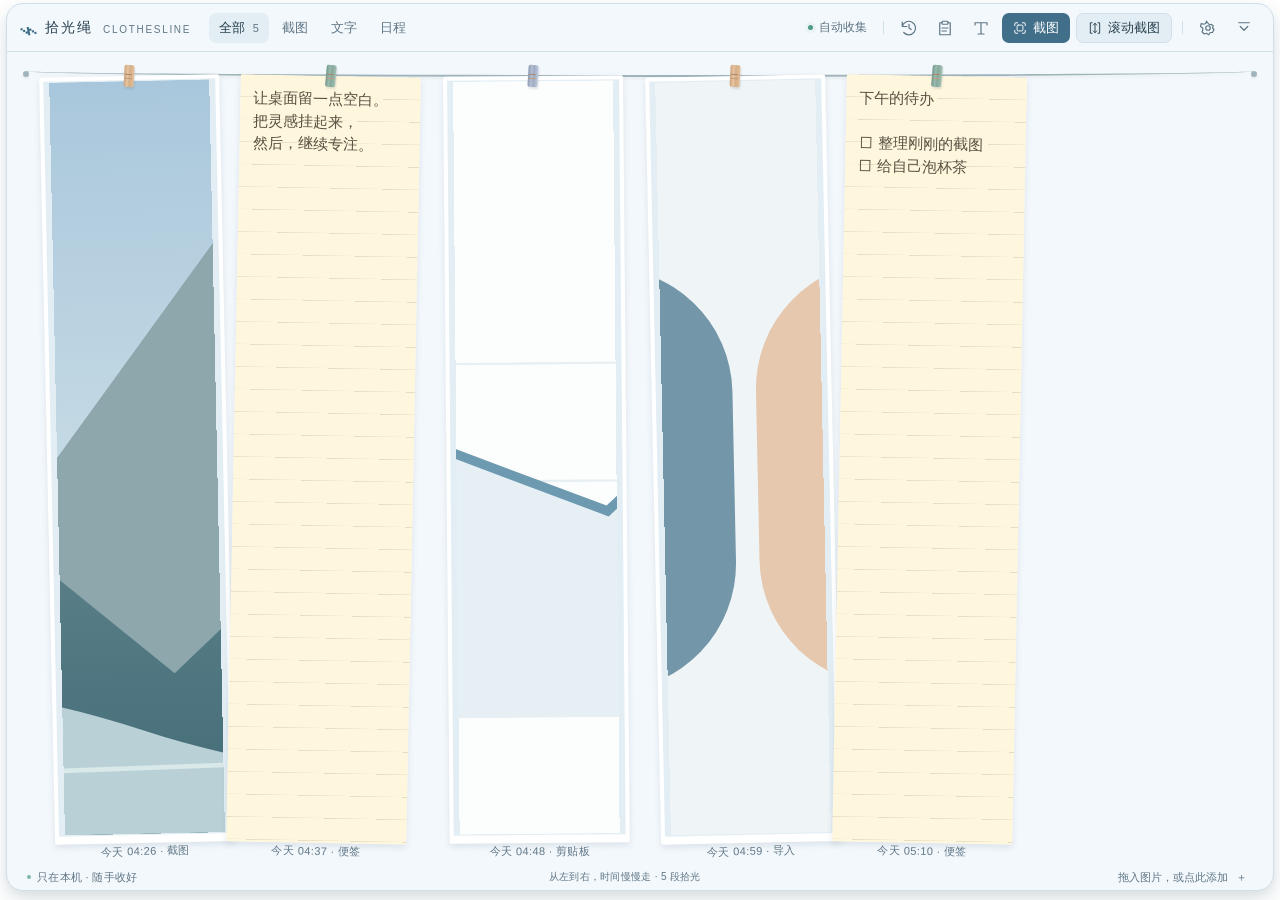
<file: frontend/index.html>
<!doctype html>
<html lang="zh-CN"><head><meta charset="UTF-8"><meta name="viewport" content="width=device-width,initial-scale=1"><meta name="color-scheme" content="light"><title>拾光绳 · 随手挂起一点灵感</title><link rel="stylesheet" href="style.css"><link rel="stylesheet" href="appearance.css"></head>
<body>
<main id="shelf" class="shelf" aria-label="拾光绳">
  <header class="toolbar">
    <div class="brand drag"><span class="brand-mark" aria-hidden="true">⌁</span><strong>拾光绳</strong><span class="brand-en">CLOTHESLINE</span></div>
    <nav class="filters" aria-label="筛选卡片"><button data-filter="all" class="selected">全部 <span id="count">0</span></button><button data-filter="image">截图</button><button data-filter="text">文字</button><button data-action="schedule" title="日程" aria-label="日程">日程</button></nav>
    <div class="toolbar-spacer drag"></div>
    <button id="auto" class="auto" title="切换自动收集剪贴板图片" aria-pressed="true"><i></i><span>自动收集</span></button>
    <span class="divider"></span>
    <button class="icon-button" data-action="history" title="历史记录" aria-label="历史记录"><svg><use href="#i-history"/></svg></button>
    <button class="icon-button" data-action="paste" title="挂上剪贴板内容（⌘/Ctrl+V）" aria-label="粘贴"><svg><use href="#i-paste"/></svg></button>
    <button class="icon-button" data-action="compose" title="新建文字（⌘/Ctrl+N）" aria-label="新建文字"><svg><use href="#i-text"/></svg></button>
    <button class="capture" data-action="capture"><svg><use href="#i-capture"/></svg>截图</button>
    <button class="capture scroll-capture-button" data-action="scrollcapture"><svg><use href="#i-scrollcapture"/></svg>滚动截图</button>
    <span class="divider"></span>
    <button class="icon-button" data-action="settings" title="偏好设置" aria-label="偏好设置"><svg><use href="#i-settings"/></svg></button>
    <button class="icon-button" data-action="collapse" title="收进小篮子（Esc）" aria-label="收起"><svg><use href="#i-collapse"/></svg></button>
  </header>
  <section class="line-stage" aria-label="按时间排列的卡片">
    <div class="rope" aria-hidden="true"><span class="knot left"></span><span class="knot right"></span></div>
    <div id="cards" class="cards" role="list"></div>
    <div id="empty" class="empty" hidden><svg><use href="#i-basket"/></svg><div><strong>把刚刚的灵感，挂在这里</strong><span>截个图 · 拖入图片 · 或写一张小纸条</span></div><button data-action="import">挂第一张图片 <span>↗</span></button></div>
  </section>
  <footer><span class="local-dot"></span><span>只在本机 · 随手收好</span><span id="timeline" class="timeline">从左到右，时间慢慢走</span><button data-action="import">拖入图片，或点此添加 <span>＋</span></button></footer>
</main>
<button id="basket" class="basket" hidden title="点击展开拾光绳，按住拖动可移动" aria-label="展开拾光绳"><img class="basket-mark" src="appicon.svg" alt="" draggable="false"><span id="basket-count">0</span><span class="basket-grip" aria-hidden="true"></span></button>
<section id="scroll-selection" hidden aria-label="选择滚动截图区域">
  <img id="scroll-selection-image" alt="当前屏幕，拖动选择需要拼接的内容区域" draggable="false">
  <div id="scroll-region-box" hidden></div>
  <div class="selection-help">拖动框选滚动内容，松开鼠标后即可回原页面滚动。<span>Esc 取消</span></div>
  <div class="selection-actions"><span id="scroll-region-size">先选择一个区域</span><button id="scroll-region-cancel" class="secondary-button">取消</button><button id="scroll-region-confirm" class="primary-button" disabled>开始采集</button></div>
</section>
<section id="scroll-controls" class="scroll-controls" hidden aria-label="滚动截图控制台">
  <header class="drag"><strong>滚动截图</strong><button id="scroll-cancel" class="icon-button" aria-label="取消滚动截图"><svg><use href="#i-close"/></svg></button></header>
  <p id="scroll-instruction" class="scroll-instruction" aria-live="polite">直接在目标页面向下滚动，会自动采集并拼接。</p>
  <div id="scroll-progress" role="status">已拼接 1 段</div>
  <label class="scroll-overlap">手动补采的重叠<select id="scroll-overlap" aria-label="滚动截图重叠区域"><option value="-1">自动识别</option><option value="0">手动 · 无重叠</option><option value="10">手动 · 10%</option><option value="20">手动 · 20%</option><option value="30">手动 · 30%</option><option value="40">手动 · 40%</option><option value="50">手动 · 50%</option><option value="60">手动 · 60%</option><option value="70">手动 · 70%</option><option value="80">手动 · 80%</option></select></label>
  <div class="scroll-actions"><button id="scroll-next" class="secondary-button">手动补采</button><button id="scroll-finish" class="primary-button">完成并挂上</button></div>
</section>
<dialog id="panel"><div class="panel-shell"><header class="panel-header drag"><div><span class="eyebrow">CLOTHESLINE</span><h1 id="panel-title">写一张小纸条</h1></div><button id="panel-close" class="icon-button" aria-label="关闭"><svg><use href="#i-close"/></svg></button></header><div id="panel-content"></div></div></dialog>
<div id="toast" role="status" aria-live="polite" hidden></div>
<div id="drop-hint" hidden>松开，把图片挂上来 <span>支持 PNG · JPG · GIF · WebP</span></div>
<input id="file-input" type="file" accept="image/png,image/jpeg,image/gif,image/webp" multiple hidden>
<svg class="icon-defs" xmlns="http://www.w3.org/2000/svg"><defs>
<symbol id="i-capture" viewBox="0 0 24 24"><path d="M8 3H5a2 2 0 0 0-2 2v3m13-5h3a2 2 0 0 1 2 2v3M3 16v3a2 2 0 0 0 2 2h3m8 0h3a2 2 0 0 0 2-2v-3"/><rect x="7" y="7" width="10" height="10" rx="2"/></symbol>
<symbol id="i-text" viewBox="0 0 24 24"><path d="M4 5h16M12 5v15M8 20h8M4 5v3m16-3v3"/></symbol>
<symbol id="i-paste" viewBox="0 0 24 24"><rect x="8" y="3" width="8" height="4" rx="1"/><path d="M8 5H5v16h14V5h-3M8 12h8m-8 4h6"/></symbol>
<symbol id="i-settings" viewBox="0 0 24 24"><path d="m10 3-1 3-3 1-3-1-1 4 3 2v3l-1 2 3 3 3-1 3 2 2-3h3l2-4-2-2 1-3-3-2-2 1Z"/><circle cx="12" cy="12" r="3"/></symbol>
<symbol id="i-collapse" viewBox="0 0 24 24"><path d="m7 10 5 5 5-5M5 5h14"/></symbol>
<symbol id="i-close" viewBox="0 0 24 24"><path d="m6 6 12 12M6 18 18 6"/></symbol>
<symbol id="i-copy" viewBox="0 0 24 24"><rect x="8" y="8" width="12" height="13" rx="2"/><path d="M16 8V3H3v13h5"/></symbol>
<symbol id="i-download" viewBox="0 0 24 24"><path d="M12 3v12m-5-5 5 5 5-5M4 16v5h16v-5"/></symbol>
<symbol id="i-trash" viewBox="0 0 24 24"><path d="M3 6h18M9 6V3h6v3M6 6l1 15h10l1-15M10 10v7m4-7v7"/></symbol>
<symbol id="i-basket" viewBox="0 0 40 40"><path d="m8 18 4 16h16l4-16M6 18h28M13 18l7-12 7 12M14 23l1 7m5-7v7m6-7-1 7"/></symbol>
<symbol id="i-history" viewBox="0 0 24 24"><path d="M3 10a9 9 0 1 1 2 8M3 4v6h6M12 7v5l3 2"/></symbol>
<symbol id="i-scrollcapture" viewBox="0 0 24 24"><path d="M7 3H4v18h3m10-18h3v18h-3M12 4v16m-3-3 3 3 3-3m-6-10 3-3 3 3"/></symbol>
</defs></svg><script src="schedule_dates.js"></script><script src="idle.js"></script><script src="quit.js"></script><script src="app.js"></script></body></html>
</file>
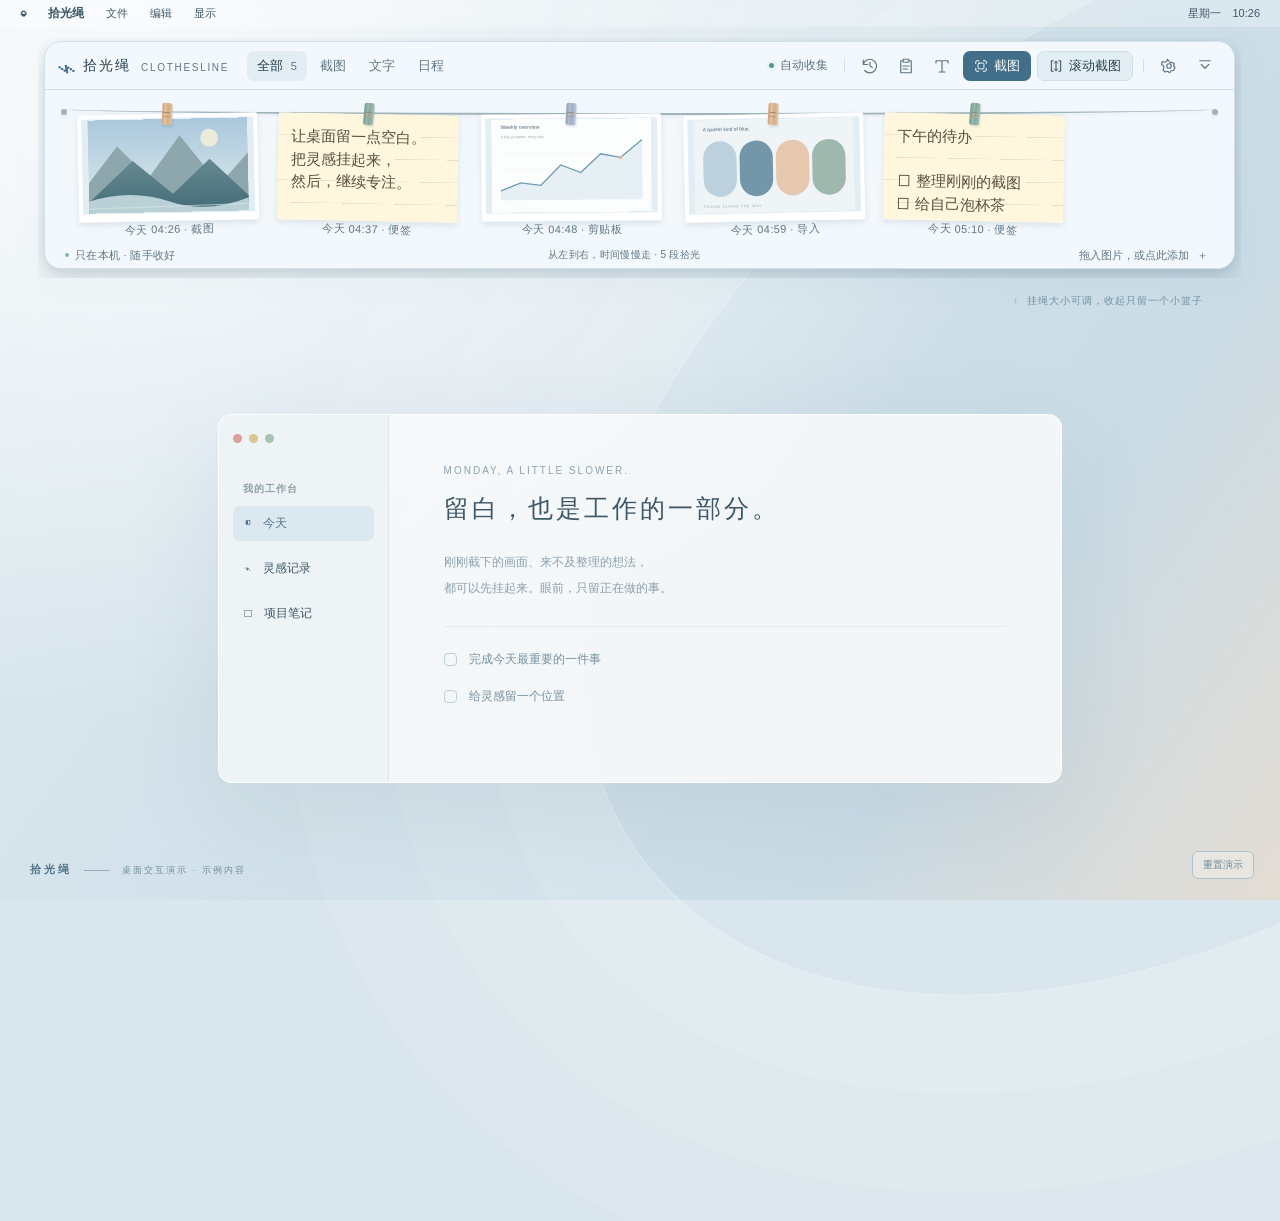
<file: frontend/preview.html>
<!doctype html><html lang="zh-CN"><meta charset="UTF-8"><meta name="viewport" content="width=device-width,initial-scale=1"><title>拾光绳 · 桌面交互演示</title><style>
*{box-sizing:border-box}body{margin:0;height:100vh;overflow:hidden;background:#dae6ed;font-family:-apple-system,BlinkMacSystemFont,"Segoe UI","PingFang SC",sans-serif;color:#3e5868}.wallpaper{position:absolute;inset:0;background:radial-gradient(ellipse at 10% 10%,#fafcfd 0,transparent 55%),linear-gradient(125deg,#deeaf0,#cadce6 75%,#e3dcd3)}.wallpaper:after{content:"";position:absolute;width:110vw;height:70vw;border-radius:50%;border:1px solid #f5fbfd77;right:-50vw;top:0;transform:rotate(-35deg);box-shadow:0 0 0 100px #ffffff11,0 0 0 200px #ffffff11,0 0 0 300px #ffffff11}.menubar{height:27px;position:absolute;inset:0 0 auto;background:#ffffff44;display:flex;align-items:center;gap:22px;padding:0 20px;font-size:11px}.menubar b{font-size:12px}.menubar time{margin-left:auto}.workspace{position:absolute;top:46%;left:17%;width:66%;height:41%;background:#f9fbfbd6;border:1px solid #ffffffc9;border-radius:14px;box-shadow:0 28px 100px #3e5d6e17;display:flex;overflow:hidden}.sidebar{width:170px;background:#edf3f5bc;border-right:1px solid #dce6eb;padding:19px 14px}.lights{display:flex;gap:7px;margin-bottom:35px}.lights i{width:9px;height:9px;border-radius:50%;background:#dba099}.lights i:nth-child(2){background:#dac692}.lights i:nth-child(3){background:#a3c4ae}.sidebar strong{font-size:10px;color:#8dA0aa;padding:0 10px;letter-spacing:1px}.sidebar p{font-size:12px;padding:9px 12px;margin:10px 0}.sidebar .active{background:#dce8ef;border-radius:7px;color:#4d7289}.document{flex:1;padding:45px 55px}.document .date{font-size:10px;color:#8eA3af;letter-spacing:2px}.document h1{font-size:25px;font-weight:500;letter-spacing:3px;margin:14px 0 24px}.document p{font-size:12px;color:#8bA0ad;line-height:2.2}.rule{height:1px;background:#e3ebef;margin:24px 0}.task{font-size:12px;color:#76909f;margin:20px 0}.task span{display:inline-block;border:1px solid #bdd0db;border-radius:4px;width:13px;height:13px;vertical-align:middle;margin-right:12px}.demo-label{position:absolute;bottom:23px;left:30px;font-size:9px;letter-spacing:2px;color:#6e8d9f}.demo-label b{font-size:11px;color:#52758b;letter-spacing:3px;margin-right:12px}.demo-label span{display:inline-block;width:26px;height:1px;background:#96b0c0;vertical-align:middle;margin-right:12px}.demo-reset{position:absolute;right:26px;bottom:21px;border:1px solid #acc2cf;border-radius:6px;background:#ffffff44;padding:6px 10px;font-size:10px;color:#67899e;cursor:pointer}iframe{position:absolute;top:38px;left:3%;width:94%;height:max(240px,20vh);border:0;filter:drop-shadow(0 7px 16px #48677a0c)}iframe.panel{top:50%;left:50%;width:min(900px,95vw);height:min(560px,90vh);transform:translate(-50%,-50%);z-index:4}iframe.basket{top:auto;left:auto;bottom:65px;right:18px;width:80px;height:80px}.note{position:absolute;top:max(284px,calc(20vh + 56px));right:6%;font-size:10px;color:#7392a4;letter-spacing:1px}.note:before{content:"↑";margin-right:8px;color:#8fAcbd}@media(max-width:850px){.workspace{left:8%;width:84%}.sidebar{width:125px}.document{padding:35px 25px}.menubar{gap:10px}.note{display:none}}
</style><div class="wallpaper"></div><div class="menubar"><b>◒</b><b>拾光绳</b><span>文件</span><span>编辑</span><span>显示</span><time>星期一　10:26</time></div><div class="workspace"><aside class="sidebar"><div class="lights"><i></i><i></i><i></i></div><strong>我的工作台</strong><p class="active">◧　今天</p><p>⌁　灵感记录</p><p>□　项目笔记</p></aside><article class="document"><span class="date">MONDAY, A LITTLE SLOWER.</span><h1>留白，也是工作的一部分。</h1><p>刚刚截下的画面、来不及整理的想法，<br>都可以先挂起来。眼前，只留正在做的事。</p><div class="rule"></div><div class="task"><span></span>完成今天最重要的一件事</div><div class="task"><span></span>给灵感留一个位置</div></article></div><p class="note">挂绳大小可调，收起只留一个小篮子</p><iframe src="index.html?demo=1" title="拾光绳交互演示"></iframe><div class="demo-label"><b>拾光绳</b><span></span>桌面交互演示 · 示例内容</div><button class="demo-reset">重置演示</button><script>const frame=document.querySelector('iframe');window.addEventListener('message',e=>{if(e.origin!==location.origin||e.source!==frame.contentWindow)return;if(e.data.clothesline==='panel'){frame.classList.toggle('panel',e.data.open)}if(e.data.clothesline==='mode'){frame.classList.toggle('basket',e.data.mode==='basket')}});document.querySelector('.demo-reset').onclick=()=>{localStorage.removeItem('clothesline-demo');frame.className='';frame.src='index.html?demo=1'}</script></html>
</file>
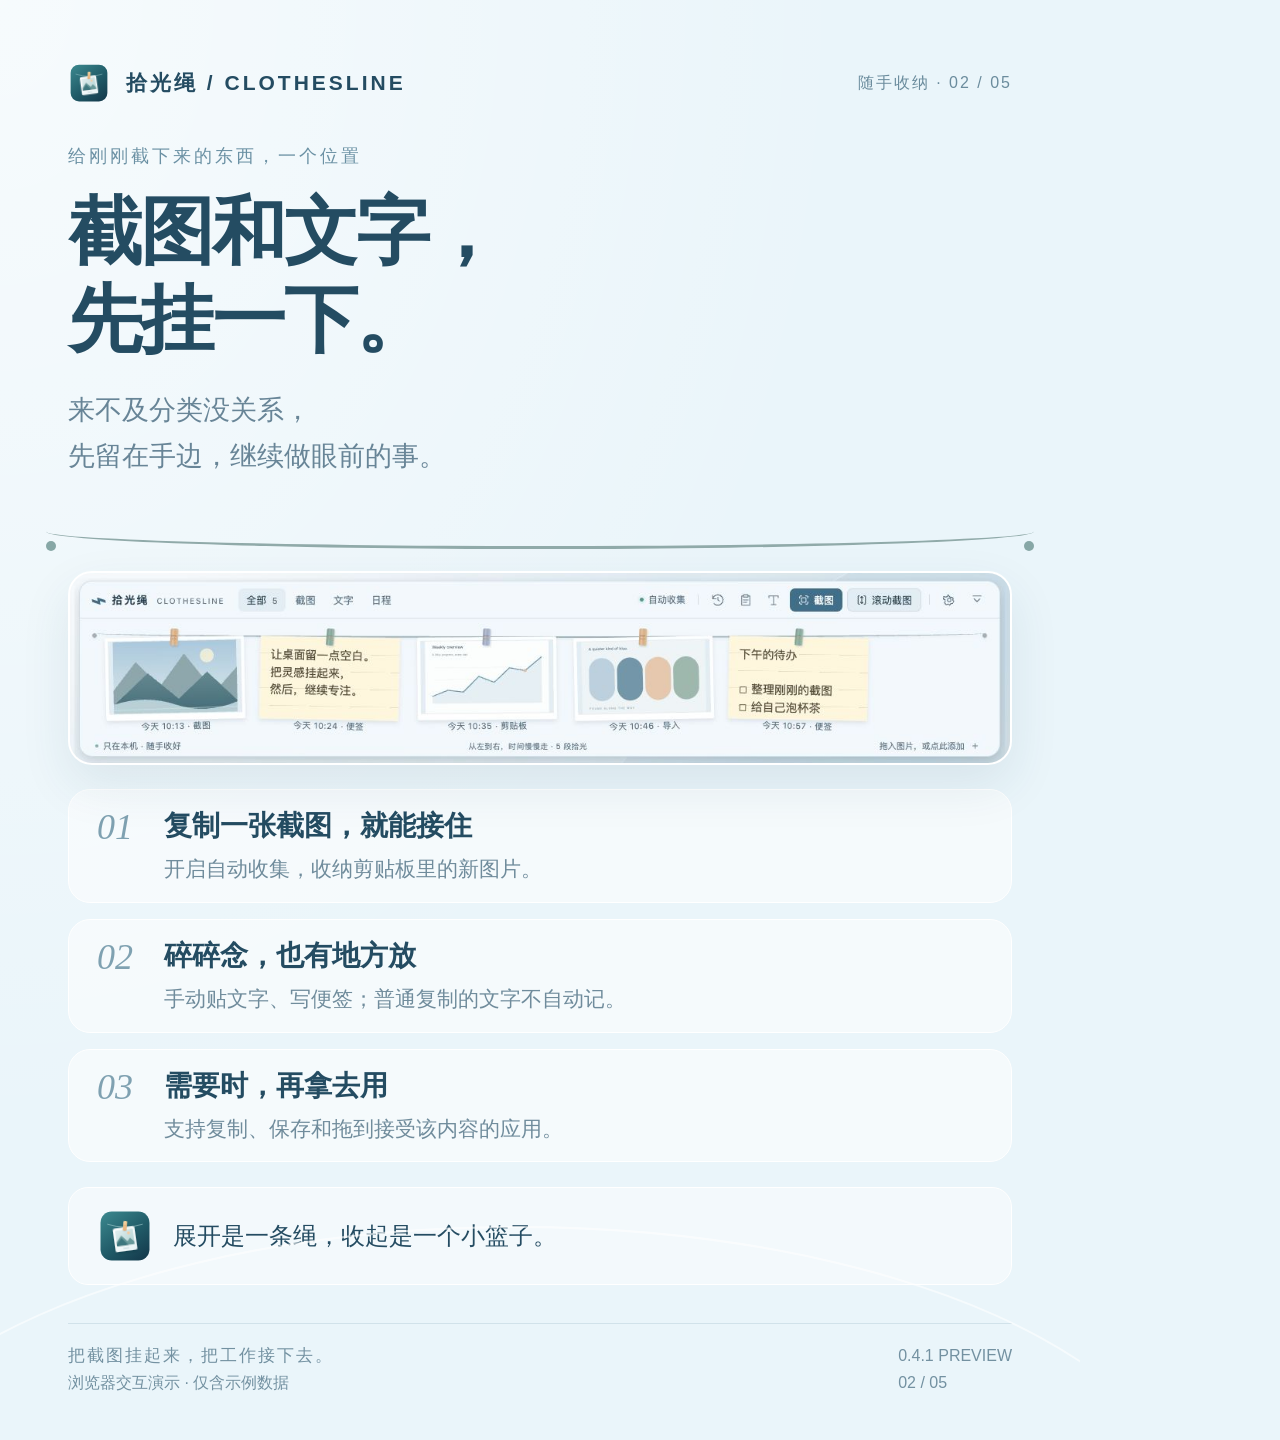
<file: docs/promotion/xiaohongshu/posters.html>
<!doctype html><html lang="zh-CN"><meta charset="utf-8"><meta name="viewport" content="width=device-width,initial-scale=1"><title>拾光绳 · 小红书宣传图</title><style>
*{box-sizing:border-box}html,body{margin:0;width:1080px;height:1440px;overflow:hidden}body{font-family:-apple-system,BlinkMacSystemFont,'PingFang SC','Microsoft YaHei',sans-serif;color:#244c62;background:#eaf5fa}main{width:1080px;height:1440px;padding:62px 68px 46px;position:relative;overflow:hidden;background:radial-gradient(ellipse at 0 0,#fff9 0,transparent 56%),#eaf5fa}main:after{content:'';position:absolute;width:1350px;height:600px;bottom:-390px;left:-160px;border:2px solid #fff9;border-radius:50%;pointer-events:none}.brand{display:flex;align-items:center;gap:16px;font-size:21px;font-weight:650;letter-spacing:3px}.brand img{width:42px;height:42px}.brand span{margin-left:auto;font-size:16px;letter-spacing:2px;font-weight:450;color:#6b8c9d}.kicker{font-size:18px;letter-spacing:3px;color:#6b91a4;margin-top:65px}h1{font-size:74px;letter-spacing:-2px;line-height:1.19;margin:20px 0 24px;font-weight:720}h1 small{font-size:60px}.lead{font-size:27px;color:#688597;line-height:1.7;margin:0 0 34px}.shot{width:100%;position:relative;overflow:hidden;border:2px solid #fff;border-radius:24px;box-shadow:0 20px 50px #244d6318;background:#f9fcfd}.shot img{display:block;width:100%}.shot.shelf{aspect-ratio:1216/250}.shot.shelf img{position:absolute;max-width:none;width:105.263%;left:-2.632%;top:-12.8%}.shot.panel{aspect-ratio:900/550}.shot.panel img{position:absolute;max-width:none;width:142.222%;left:-21.111%;top:-14.545%}.shot.history{aspect-ratio:900/380}.shot.history img{position:absolute;max-width:none;width:142.222%;left:-21.111%;top:-21.052%}.tag{display:inline-block;background:#fff8;border:1px solid #fff;padding:9px 17px;border-radius:99px;font-size:18px;color:#52798e}.rope{height:35px;margin:15px -22px 22px;position:relative;border-bottom:3px solid #90aaa9;border-radius:0 0 50% 50%}.rope:before,.rope:after{content:'';position:absolute;bottom:-5px;height:10px;width:10px;border-radius:50%;background:#87a7a6}.rope:before{left:0}.rope:after{right:0}.points{display:flex;flex-direction:column;gap:23px;margin-top:38px}.point{display:flex;gap:24px;align-items:flex-start;background:#fff8;border:1px solid #fff;border-radius:22px;padding:24px 28px}.num{font:italic 36px Georgia,serif;color:#7fa1b1;min-width:43px}.point strong{display:block;font-size:28px;font-weight:650;line-height:1.4}.point p{margin:7px 0 0;font-size:21px;line-height:1.6;color:#708c9c}.footer{position:absolute;bottom:44px;left:68px;right:68px;display:flex;align-items:flex-end;justify-content:space-between;font-size:16px;color:#7391a1;line-height:1.65;border-top:1px solid #b9d0dc80;padding-top:18px}.footer b{font-size:17px;letter-spacing:2px;font-weight:500}.section-label{font-size:21px;display:flex;align-items:center;justify-content:space-between;margin:27px 0 15px}.section-label em{font-style:normal;font-size:16px;color:#809aa8}.dual h1{font-size:66px}.dual .lead{margin-bottom:24px}.dual .shot.panel{aspect-ratio:900/360}.dual .shot.panel img{top:-22.222%}.dual .shot.history{aspect-ratio:900/290}.dual .shot.history img{top:-27.586%}.note{font-size:19px;color:#6a899b;margin:20px 0 0;line-height:1.7}.theme-swatches{display:flex;gap:16px;margin:35px 0 26px}.swatch{flex:1;border-radius:18px;padding:20px 14px;font-size:19px;text-align:center;background:var(--bg);color:var(--ink);border:1px solid #fff}.theme .shot.panel{aspect-ratio:900/430}.theme .shot.panel img{top:-18.605%}.capsule{display:flex;justify-content:space-between;padding:28px;background:#fff9;border:1px solid #fff;border-radius:20px;margin-top:22px;font-size:25px}.capsule span:last-child{color:#7391a1;font-size:22px}.cta h1{font-size:76px;margin-bottom:34px}.cta .lead{max-width:820px}.repo-card{background:#fff9;border:2px solid white;border-radius:30px;padding:42px;margin-top:40px;box-shadow:0 20px 60px #244d6310}.repo-card .account{font-size:20px;letter-spacing:3px;color:#7894a3}.repo-card .repo{font-size:54px;letter-spacing:-1px;margin:18px 0;color:#2c607a;font-weight:650}.repo-card .url{font-size:20px;color:#698799;margin-top:25px;border-top:1px solid #c9dbe4;padding-top:25px}.langs{display:flex;justify-content:space-between;font-size:20px;margin-top:35px}.instructions{margin:34px 0 0;display:grid;gap:22px}.instructions div{display:flex;gap:24px;font-size:26px;align-items:center}.instructions i{font:italic 33px Georgia,serif;color:#7ca2b4}.endline{font-size:31px;line-height:1.7;margin-top:44px}.endline strong{color:#326d87}.basket-strip{display:flex;align-items:center;gap:20px;background:#fff6;border:1px solid #fff;border-radius:20px;padding:22px 28px;margin-top:25px;font-size:24px}.basket-strip img{width:56px;height:56px}.fine{font-size:17px;color:#7c98a7;line-height:1.6;margin-top:18px}

main:not(.dual):not(.theme):not(.cta) .kicker{margin-top:40px}main:not(.dual):not(.theme):not(.cta) .point{padding:16px 28px}main:not(.dual):not(.theme):not(.cta) .points{gap:16px;margin-top:24px}.dual .shot.panel{aspect-ratio:900/330}.dual .shot.panel img{top:-24.242%}.dual .shot.history{aspect-ratio:900/250}.dual .shot.history img{top:-32%}.theme .shot.panel{aspect-ratio:900/390}.theme .shot.panel img{top:-20.513%}.theme .capsule{padding:22px 28px}.cta .kicker{margin-top:40px}.cta h1{font-size:68px;line-height:1.14}.cta .lead{font-size:24px;line-height:1.5}.cta .repo-card{margin-top:28px;padding:30px}.cta .repo-card .repo{font-size:48px;margin:14px 0}.cta .langs{margin-top:24px}.cta .repo-card .url{margin-top:18px;padding-top:18px}.cta .instructions{gap:14px;margin-top:28px}.cta .instructions div{font-size:23px}.cta .endline{font-size:27px;margin-top:26px;line-height:1.5}.cta .fine{font-size:16px;line-height:1.5;margin-top:16px}
main:not(.dual):not(.theme):not(.cta) .basket-strip{padding:20px 28px}</style><main id="poster"></main><script>
const media='../../media/',icon='../../../frontend/appicon.svg';
const posterHeader=(n,kind)=>`<div class="brand"><img src="${icon}" alt="拾光绳"><b>拾光绳 / CLOTHESLINE</b><span>${kind} · ${n} / 05</span></div>`;
const foot=(n)=>`<div class="footer"><div><b>把截图挂起来，把工作接下去。</b><br>浏览器交互演示 · 仅含示例数据</div><div>0.4.1 PREVIEW<br>${n} / 05</div></div>`;
const pic=(name,style)=>`<div class="shot ${style}"><img src="${media+name}.jpg" alt="拾光绳${name}演示截图"></div>`;
const scenes={
2:posterHeader('02','随手收纳')+`<p class="kicker">给刚刚截下来的东西，一个位置</p><h1>截图和文字，<br>先挂一下。</h1><p class="lead">来不及分类没关系，<br>先留在手边，继续做眼前的事。</p><div class="rope"></div>`+pic('overview','shelf')+`<div class="points"><div class="point"><span class="num">01</span><div><strong>复制一张截图，就能接住</strong><p>开启自动收集，收纳剪贴板里的新图片。</p></div></div><div class="point"><span class="num">02</span><div><strong>碎碎念，也有地方放</strong><p>手动贴文字、写便签；普通复制的文字不自动记。</p></div></div><div class="point"><span class="num">03</span><div><strong>需要时，再拿去用</strong><p>支持复制、保存和拖到接受该内容的应用。</p></div></div></div><div class="basket-strip"><img src="${icon}" alt="小入口">展开是一条绳，收起是一个小篮子。</div>`+foot('02'),
3:posterHeader('03','日程与历史')+`<p class="kicker">别让刚刚的想法，转头就不见</p><h1>今天的事记下来，<br>之前的东西找得到。</h1><p class="lead">日程看当天、本周、本月；历史重开也保留。</p><div class="section-label">日程 · 给时间留个位置 <em>当天 / 本周 / 本月</em></div>`+pic('schedule','panel')+`<div class="section-label">历史 · 每一段拾光，都留着 <em>搜索 / 预览 / 重新挂上</em></div>`+pic('history','history')+`<p class="note">移下来的卡片还能找回。<br>日程目前为本地安排列表，不含系统提醒或云同步。</p>`+foot('03'),
4:posterHeader('04','让它刚刚好')+`<p class="kicker">每个人的桌面习惯，都不一样</p><h1>颜色、字号，<br>按自己的习惯来。</h1><p class="lead">让它顺手，也让眼睛舒服一点。</p><div class="theme-swatches"><div class="swatch" style="--bg:#edf5fa;--ink:#527d98">晴空浅蓝</div><div class="swatch" style="--bg:#233642;--ink:#bdd6e4">静夜深色</div><div class="swatch" style="--bg:#f3eee3;--ink:#897459">暖纸米白</div><div class="swatch" style="--bg:#fff;--ink:#143e59">清晰高对比</div></div>`+pic('settings','panel')+`<div class="capsule"><span>字号可以分开调</span><span>界面 / 正文 / 时间说明</span></div><div class="capsule"><span>多久不用自动收起</span><span>自定义时长 / 永不隐藏</span></div><p class="note">编辑、截图、拖出内容时暂停空闲计时。<br>设置保存，下次打开继续用。</p>`+foot('04'),
5:posterHeader('05','一起试试')+`<p class="kicker">给桌面留白，给灵感留位置</p><h1>这个小工具，<br>我把源码公开了。</h1><p class="lead">不需要登录账号，内容保存在本机。<br>MIT 开源，欢迎来试用和提建议。</p><div class="repo-card"><div class="account">在 GITHUB 搜索</div><div class="repo">dongxinsss / clothesline</div><div class="tag">源码</div> <div class="tag">使用教程</div> <div class="tag">预览包下载</div><div class="langs"><span>简体中文</span><span>繁體中文</span><span>English</span><span>日本語</span></div><div class="url">github.com/dongxinsss/clothesline</div></div><div class="instructions"><div><i>01</i><span>打开项目首页，先看看功能和教程</span></div><div><i>02</i><span>在 Releases 下载对应平台的预览包</span></div><div><i>03</i><span>发现问题，用示例内容反馈给我</span></div></div><p class="endline">你最想把什么东西，<br><strong>挂在这条绳上？</strong></p><p class="fine">macOS 有本机测试；Windows 已编译，尚未真机验证。<br>应用界面目前为中文；四语支持指使用文档。</p>`+foot('05')};
const poster=document.getElementById('poster');const page=Number(new URLSearchParams(location.search).get('page')||2);poster.innerHTML=scenes[page]||scenes[2];if(page===3)poster.className='dual';if(page===4)poster.className='theme';if(page===5)poster.className='cta';
</script></html>
</file>
<file: frontend/style.css>
:root{--ink:#263c4a;--muted:#80919b;--blue:#527d98;--line:#cfdee6;--paper:#f8fbfd;--mint:#4e9b8a;--peach:#e5ab89;--wails-draggable:no-drag;font-family:-apple-system,BlinkMacSystemFont,"Segoe UI","PingFang SC","Microsoft YaHei",sans-serif;color:var(--ink);font-synthesis:none}*{box-sizing:border-box}html,body{margin:0;width:100%;height:100%;overflow:hidden;background:transparent}button,textarea,input,select{font:inherit}button{cursor:pointer;color:inherit}button{border:0;background:none}button:focus-visible,textarea:focus-visible,select:focus-visible{outline:2px solid var(--blue);outline-offset:3px}button:disabled{cursor:wait;opacity:.5}[hidden]{display:none!important}svg{width:18px;height:18px;fill:none;stroke:currentColor;stroke-width:1.6;stroke-linecap:round;stroke-linejoin:round;flex-shrink:0}.icon-defs{position:absolute;width:0;height:0;overflow:hidden}.drag{--wails-draggable:drag;user-select:none}.shelf{height:calc(100% - 12px);margin:3px 6px 9px;border:1px solid #ffffffed;border-radius:17px;background:linear-gradient(120deg,#f5fafdF5,#edf5f9f5 65%,#f7fafcf5);box-shadow:0 4px 8px #203e5110,0 10px 25px #193c5020;display:flex;flex-direction:column;overflow:hidden}.toolbar{height:43px;min-height:43px;display:flex;align-items:center;gap:6px;padding:0 14px;border-bottom:1px solid #dce7ed88}.brand{display:flex;gap:7px;align-items:center;padding-right:12px;white-space:nowrap}.brand strong{font-size:13px;letter-spacing:2px;font-weight:650}.brand-mark{font:34px/20px Georgia,serif;color:var(--blue);transform:rotate(-12deg)}.brand-en{font-size:8px;letter-spacing:1.7px;color:#829ba9;margin:3px 0 0 3px}.filters{display:flex;gap:3px;white-space:nowrap}.filters button{font-size:11px;padding:5px 10px;color:#83949f;border-radius:7px}.filters button.selected{color:#3c6176;background:#e0ebf2}.filters button span{font-size:9px;margin-left:4px;color:#668497}.toolbar-spacer{flex:1;height:100%;min-width:10px}.auto{font-size:10px;display:flex;gap:6px;align-items:center;white-space:nowrap;padding:6px}.auto i,.local-dot{height:5px;width:5px;border-radius:50%;background:var(--mint);box-shadow:0 0 0 3px #4e9b8a10}.auto[aria-pressed="false"]{color:#8c9aa4}.auto[aria-pressed="false"] i{background:#a5afb5;box-shadow:none}.divider{width:1px;height:13px;background:#d8e3e9;margin:0 4px}.icon-button{height:28px;width:28px;border-radius:7px;display:inline-flex;align-items:center;justify-content:center;color:#6b8494;flex-shrink:0;transition:background .15s}.icon-button:hover{background:#dce8ef;color:#2c5a75}.capture{height:27px;display:flex;align-items:center;gap:6px;padding:0 11px;border-radius:7px;background:#527d98;color:white;font-size:11px;white-space:nowrap}.capture svg{width:14px;height:14px}.capture:hover{background:#3e6a86}.line-stage{position:relative;flex:1;min-height:0;padding:0 13px}.rope{position:absolute;top:13px;left:18px;right:18px;height:12px;border-bottom:2px solid #a9b9b7;border-radius:0 0 50% 50%;filter:drop-shadow(0 2px 1px #a9b9b733);pointer-events:none}.knot{position:absolute;top:6px;width:6px;height:6px;border-radius:50%;background:#a2b1b0;box-shadow:0 0 0 3px #c9d7d633}.knot.left{left:-2px}.knot.right{right:-2px}.cards{height:100%;display:flex;gap:20px;overflow-x:auto;overflow-y:hidden;padding:24px 19px 15px;scrollbar-width:thin;scrollbar-color:#c8d9e2 transparent;scroll-behavior:smooth}.cards::-webkit-scrollbar{height:3px}.cards::-webkit-scrollbar-thumb{border-radius:4px;background:#c8d9e2}.card-wrap{flex:0 0 145px;height:100%;position:relative;min-height:55px;display:flex;flex-direction:column;align-items:center;transform-origin:50% -4px;--tilt:-1.2deg;transform:rotate(var(--tilt))}.card-wrap:nth-child(3n+2){--tilt:1.1deg}.card-wrap:nth-child(3n){--tilt:-.5deg}.card{width:100%;height:100%;display:flex;align-items:center;justify-content:center;overflow:hidden;border:4px solid white;border-bottom-width:8px;border-radius:2px;background:#e8f0f4;box-shadow:0 3px 6px #38566b20;cursor:pointer;position:relative;transition:box-shadow .18s,transform .18s}.card:hover{transform:translateY(-2px);box-shadow:0 5px 12px #38566b30}.card img{width:100%;height:100%;object-fit:cover;pointer-events:none}.clip{position:absolute;z-index:2;top:-11px;left:calc(50% - 5px);width:10px;height:22px;border-radius:2px;background:linear-gradient(90deg,#cda37e,#e7c5a1 35%,#d4af88 55%,#e3bd96);box-shadow:1px 2px 2px #3c546522;transform:rotate(4deg);pointer-events:none}.clip:after{content:"";position:absolute;width:7px;height:3px;border-top:1px solid #a8876e;border-bottom:1px solid #c19c7c;left:1px;top:9px}.card-wrap:nth-child(3n+2) .clip{background:linear-gradient(90deg,#73988c,#9abbae 35%,#86a89b 55%,#a3bfb4)}.card-wrap:nth-child(3n) .clip{background:linear-gradient(90deg,#8c9bb5,#b4c0d1 35%,#9eabc2 55%,#bcc9dc)}.card-meta{position:absolute;bottom:-12px;font-size:8px;color:#80939e;white-space:nowrap;letter-spacing:.4px}.card.text-card{padding:13px 10px 6px;align-items:flex-start;justify-content:flex-start;background:repeating-linear-gradient(#fcf5dfff 0px,#fcf5dfff 20px,#e7dfc566 21px);border:0;border-radius:1px;text-align:left}.card.text-card p{margin:0;font-size:11px;line-height:21px;white-space:pre-wrap;overflow:hidden;display:-webkit-box;-webkit-line-clamp:5;-webkit-box-orient:vertical;color:#615e4b;overflow-wrap:anywhere}.card-tools{position:absolute;right:4px;bottom:5px;display:flex;gap:2px;opacity:0;transition:opacity .15s;z-index:4;transform:rotate(calc(-1 * var(--tilt)));background:#f9fcffff;border:1px solid #e0e9ef;box-shadow:0 2px 5px #324d6411;border-radius:6px}.card-wrap:hover .card-tools,.card-wrap:focus-within .card-tools{opacity:1}.card-tools .icon-button{width:24px;height:24px}.card-tools svg{width:12px;height:12px}.card-tools .remove:hover{color:#b56d65}.empty{position:absolute;inset:25px 50px 10px;display:flex;justify-content:center;align-items:center;gap:15px}.empty>svg{width:38px;height:38px;color:#92a9b4;stroke-width:1}.empty strong{font-size:12px;font-weight:550;display:block}.empty div>span{font-size:10px;color:var(--muted);display:block;margin-top:6px}.empty>button{border:1px dashed #a9beca;border-radius:8px;padding:10px 13px;font-size:10px;margin-left:20px;color:#648196}.empty button span{margin-left:15px}footer{min-height:22px;height:22px;display:flex;align-items:center;padding:0 20px;gap:6px;font-size:8px;color:#8c9da7;letter-spacing:.3px}footer .local-dot{width:4px;height:4px;box-shadow:none;opacity:.7}.timeline{flex:1;text-align:center;color:#9cabb3;font-size:8px}footer button{font-size:8px;color:#7c94a3}footer button span{margin-left:5px}.basket{position:absolute;inset:6px;width:68px;height:68px;padding:0;border:0;border-radius:18px;background:transparent;display:flex;align-items:center;justify-content:center;transition:transform .16s ease;isolation:isolate}.basket-mark{width:76px;height:76px;max-width:none;flex-shrink:0;pointer-events:none;user-select:none;filter:drop-shadow(0 3px 3px #1036412b)}#basket-count{position:absolute;top:3px;right:3px;min-width:17px;height:17px;line-height:14px;padding:0 3px;border-radius:9px;background:#f4d5ac;color:#5c4633;font-size:9px;font-weight:650;border:1.5px solid #f7fbfc;z-index:3;font-variant-numeric:tabular-nums}.basket:hover{transform:translateY(-1px)}.basket:active{transform:scale(.96)}.basket:focus-visible{outline:2px solid #83b5bf;outline-offset:0}dialog{position:fixed;inset:0;width:calc(100% - 12px);height:calc(100% - 12px);max-width:none;max-height:none;margin:auto;padding:0;border:1px solid #fff;border-radius:16px;background:#f5f9fc;color:var(--ink);box-shadow:0 10px 25px #193c5020}dialog::backdrop{background:transparent}.panel-shell{height:100%;display:flex;flex-direction:column}.panel-header{height:87px;display:flex;align-items:center;justify-content:space-between;padding:20px 30px;border-bottom:1px solid #dfE9ef;flex-shrink:0}.eyebrow{font-size:9px;letter-spacing:2.4px;color:#93a6b3}h1{margin:6px 0 0;font-size:19px;font-weight:550;letter-spacing:2px}#panel-content{flex:1;min-height:0;display:flex;flex-direction:column;padding:24px 30px;gap:16px}.note-input{width:100%;flex:1;resize:none;border:1px solid #e5dfc9;background:repeating-linear-gradient(#fff9e9 0,#fff9e9 29px,#efe6cd 30px);border-radius:5px;padding:16px 20px;line-height:30px;color:#615e4b;font-size:15px}.panel-actions{display:flex;align-items:center;gap:10px;justify-content:flex-end;font-size:11px;color:#90a1ad}.panel-actions .hint{margin-right:auto}.primary-button{background:var(--blue);padding:10px 20px;border-radius:8px;font-size:12px;color:white}.secondary-button{padding:9px 17px;border:1px solid #d2e0e9;border-radius:8px;font-size:12px}.preview-image{width:100%;flex:1;min-height:0;object-fit:contain;background:#e8eff4;border-radius:8px}.preview-text{margin:0;white-space:pre-wrap;overflow:auto;overflow-wrap:anywhere;flex:1;padding:20px 24px;font:15px/1.8 -apple-system,BlinkMacSystemFont,"Segoe UI","PingFang SC",sans-serif;background:#fff9e9;border:1px solid #ebe3cd;border-radius:7px}.settings-row{display:flex;align-items:center;justify-content:space-between;border-bottom:1px solid #e1eaf0;padding:12px 0 20px}.settings-row strong{font-size:13px;font-weight:550;display:block}.settings-row p{margin:7px 0 0;font-size:11px;color:#8a9da9;line-height:1.7}.toggle{width:35px;height:21px;border-radius:12px;background:#c1cfd8;position:relative;flex-shrink:0}.toggle:after{content:"";position:absolute;width:15px;height:15px;top:3px;left:3px;background:white;border-radius:50%;box-shadow:0 1px 3px #193c5020}.toggle[aria-checked="true"]{background:var(--blue)}.toggle[aria-checked="true"]:after{left:17px}select{border:1px solid #d0dee7;background:white;padding:7px 10px;border-radius:6px;font-size:11px;color:var(--ink)}.settings-foot{font-size:10px;line-height:1.8;color:#8b9da9}.settings-foot a{color:#66899f}.settings-end{margin-top:auto;display:flex;justify-content:space-between;align-items:center}.version{font-size:9px;letter-spacing:1px;color:#8eA2b0}.quit{font-size:11px;color:#9b7770}#toast{position:fixed;bottom:12px;left:50%;transform:translateX(-50%);padding:9px 15px;border-radius:9px;background:#314c5eeF;color:#fff;box-shadow:0 3px 10px #1e3d5320;font-size:11px;z-index:100;max-width:90%;display:flex;align-items:center;gap:15px}#toast button{color:#cde7f7;font-size:11px;padding:0}#drop-hint{position:fixed;inset:6px;z-index:120;border:2px dashed #7098b2;background:#edf6fbed;border-radius:15px;display:flex;flex-direction:column;align-items:center;justify-content:center;font-size:17px;letter-spacing:2px;pointer-events:none}#drop-hint span{font-size:10px;letter-spacing:1px;margin-top:12px;color:#8ba0af}@keyframes hang{0%{opacity:0;transform:translateY(-10px) rotate(-6deg)}65%{transform:rotate(2deg)}100%{opacity:1;transform:rotate(var(--tilt))}}@media(max-width:920px){.brand-en{display:none}.brand{padding-right:3px}.toolbar{padding:0 10px;gap:3px}.auto{font-size:9px}.filters button{padding:5px 8px}.divider{margin:0 2px}}@media(max-width:700px){.filters{display:none}.auto span{display:none}.timeline{visibility:hidden}.empty{inset:25px 12px 10px;gap:8px}.empty>button{margin-left:0;padding:8px}.empty>svg{display:none}.brand strong{letter-spacing:1px}.card-wrap{flex-basis:125px}}@media(prefers-reduced-motion:reduce){*,*:before,*:after{animation:none!important;transition:none!important;scroll-behavior:auto!important}}

.basket-grip{position:absolute;bottom:5px;width:34px;height:10px;z-index:5;cursor:grab}.basket-grip:after{content:"";position:absolute;top:5px;left:8px;width:18px;height:2px;border-radius:2px;background:#c4dee54d}.basket:hover .basket-grip:after{background:#c4dee599}
.card-wrap.fresh{animation:hang .5s ease-out}
</file>
<file: frontend/appearance.css>
:root {
  --surface:#f3f8fc;--panel:#f7fbfd;--ink:#263f4e;--muted:#5f7685;
  --soft:#e3eef4;--edge:#d0dfe8;--blue:#416f89;--on-accent:#fff;
  --paper:#fff6de;--paper-ink:#56503f;--paper-line:#e5dbc2;
  --rope-color:#a0b5bb;--white-card:#fff;--danger:#9b4940;
  --ui-size:14px;--note-size:15px;--meta-size:11px;--card-width:180px;
  --toolbar-size:calc(var(--ui-size) * 2 + 20px);color-scheme:light;
}
:root[data-theme="dark"] {
  --surface:#1c2b36;--panel:#223541;--ink:#e7eff4;--muted:#afc1ce;
  --soft:#314a5b;--edge:#4b6475;--blue:#9ac5d8;--on-accent:#142e3e;
  --paper:#344958;--paper-ink:#f1f5f7;--paper-line:#4c6271;
  --rope-color:#819caa;--white-card:#cedee8;--danger:#f3b5a8;color-scheme:light;
}
:root[data-theme="paper"] {
  --surface:#f3eee3;--panel:#fbf8ef;--ink:#494539;--muted:#716955;
  --soft:#e9e0cd;--edge:#d8ccb5;--blue:#7a654c;--on-accent:#fffaf0;
  --paper:#fffbeb;--paper-ink:#514936;--paper-line:#e7dcc3;
  --rope-color:#ad9b7e;--white-card:#fffdf7;--danger:#95514b;
}
:root[data-theme="contrast"] {
  --surface:#fff;--panel:#fff;--ink:#10232f;--muted:#243f51;
  --soft:#e4edf5;--edge:#617b8b;--blue:#00517f;--on-accent:#fff;
  --paper:#fff;--paper-ink:#10232f;--paper-line:#c3d0d9;
  --rope-color:#284858;--white-card:#fff;--danger:#a01b1b;
}
.shelf {background:var(--surface);border-color:var(--edge);color:var(--ink)}
.toolbar {height:var(--toolbar-size);min-height:var(--toolbar-size);border-color:var(--edge)}
.brand strong {font-size:var(--ui-size)}
.brand-en {font-size:10px;color:var(--muted)}
.filters button {font-size:calc(var(--ui-size) - 1px);padding:6px 10px;color:var(--muted)}
.filters button.selected {color:var(--ink);background:var(--soft)}
.filters button span {font-size:var(--meta-size);color:var(--muted)}
.auto {font-size:calc(var(--ui-size) - 2px);color:var(--muted)}
.auto[aria-pressed="false"] {color:var(--muted)}
.divider {background:var(--edge)}
.icon-button {width:30px;height:30px;color:var(--muted)}
.icon-button:hover {background:var(--soft);color:var(--ink)}
.capture {height:30px;font-size:calc(var(--ui-size) - 1px);background:var(--blue);color:var(--on-accent)}
.capture:hover {background:var(--blue);filter:brightness(.94)}
.rope {border-color:var(--rope-color)}
.knot {background:var(--rope-color);box-shadow:none}
.cards {padding-bottom:calc(var(--meta-size) + 10px);gap:22px;scrollbar-color:var(--edge) transparent}
.card-wrap {flex-basis:var(--card-width)}
.card {border-color:var(--white-card);background:var(--soft)}
.card.text-card {background:repeating-linear-gradient(var(--paper) 0,var(--paper) calc(var(--note-size) * 1.5 - 1px),var(--paper-line) calc(var(--note-size) * 1.5));padding:12px 13px 6px}
.card.text-card p {font-size:var(--note-size);line-height:1.5;color:var(--paper-ink)}
.card-meta {font-size:var(--meta-size);color:var(--muted);bottom:calc(-1 * var(--meta-size) - 5px)}
.card-tools {background:var(--panel);border-color:var(--edge)}
.card-tools .remove:hover {color:var(--danger)}
.empty strong {font-size:var(--ui-size);color:var(--ink)}
.empty div>span,.empty>button {font-size:calc(var(--ui-size) - 1px);color:var(--muted)}
.empty>button {border-color:var(--edge)}
footer {height:calc(var(--meta-size) + 15px);min-height:calc(var(--meta-size) + 15px);font-size:var(--meta-size);color:var(--muted)}
footer button,.timeline {font-size:var(--meta-size);color:var(--muted)}
.timeline {font-size:calc(var(--meta-size) - 1px)}
dialog {background:var(--panel);color:var(--ink);border-color:var(--edge)}
.panel-header {height:82px;padding:16px 26px;border-color:var(--edge)}
.panel-header h1 {font-size:calc(var(--ui-size) + 7px)}
.eyebrow {font-size:10px;color:var(--muted)}
#panel-content {padding:20px 26px;gap:16px;overflow:auto;scrollbar-width:thin;scrollbar-color:var(--edge) transparent}
.note-input {font-size:var(--note-size);line-height:1.8;color:var(--paper-ink);border-color:var(--edge);background:var(--paper);min-height:160px}
.panel-actions {font-size:calc(var(--ui-size) - 2px);color:var(--muted);flex-shrink:0;flex-wrap:wrap}
.primary-button {font-size:var(--ui-size);background:var(--blue);color:var(--on-accent)}
.secondary-button {font-size:var(--ui-size);border-color:var(--edge);color:var(--ink)}
.preview-image {background:var(--soft)}
.preview-text {font-size:var(--note-size);background:var(--paper);color:var(--paper-ink);border-color:var(--edge);min-height:120px}
.settings-row {border-color:var(--edge);gap:18px;padding:13px 0 18px;flex-shrink:0}
.settings-row strong {font-size:var(--ui-size);color:var(--ink)}
.settings-row p,.settings-foot {font-size:calc(var(--ui-size) - 1px);color:var(--muted);line-height:1.65}
.settings-row select,select {font-size:calc(var(--ui-size) - 1px);border-color:var(--edge);background:var(--panel);color:var(--ink);max-width:230px}
.settings-end {flex-shrink:0;gap:16px;padding-top:12px}
.version {font-size:var(--meta-size);color:var(--muted)}
.quit {font-size:calc(var(--ui-size) - 1px);color:var(--danger)}
.settings-section {border-bottom:1px solid var(--edge);padding-bottom:20px;flex-shrink:0}
.section-title {font-size:var(--ui-size);font-weight:600;margin:0 0 7px}
.section-description {font-size:calc(var(--ui-size) - 1px);color:var(--muted);margin:0 0 16px;line-height:1.6}
.theme-options {display:grid;grid-template-columns:repeat(4,minmax(0,1fr));gap:12px}
.theme-option {text-align:left;border:1px solid var(--edge);border-radius:11px;padding:8px;background:var(--panel);color:var(--ink)}
.theme-option[aria-checked="true"] {outline:2px solid var(--blue);outline-offset:1px}
.theme-swatch {display:flex;height:48px;border-radius:6px;background:var(--sample-bg);align-items:center;justify-content:center;gap:8px;border:1px solid #8096a530}
.theme-swatch i {width:23px;height:26px;transform:rotate(-7deg);border:3px solid var(--sample-ink);border-radius:2px}
.theme-swatch i+i {height:29px;background:var(--sample-note);border:0;transform:rotate(6deg)}
.theme-name {display:block;font-size:calc(var(--ui-size) - 1px);margin:8px 2px 2px}
.range-control {display:flex;align-items:center;gap:10px;flex-shrink:0}
.range-control input {width:150px;accent-color:var(--blue)}
.range-control output {width:45px;font-size:calc(var(--ui-size) - 1px);font-variant-numeric:tabular-nums;color:var(--ink);text-align:right}
.size-sample {font-size:var(--note-size);color:var(--paper-ink);background:var(--paper);border:1px solid var(--edge);border-radius:8px;padding:16px;line-height:1.65;flex-shrink:0}
.data-path {font-size:var(--meta-size);font-family:ui-monospace,SFMono-Regular,Consolas,monospace;color:var(--muted);overflow-wrap:anywhere;user-select:text}
.history-tools {display:flex;gap:10px;flex-wrap:wrap;flex-shrink:0}
.history-search {flex:1;min-width:160px;border:1px solid var(--edge);border-radius:8px;background:var(--surface);padding:9px 12px;color:var(--ink);font-size:var(--ui-size)}
.history-summary {font-size:var(--meta-size);color:var(--muted);flex-shrink:0;line-height:1.6}
.history-grid {display:grid;grid-template-columns:repeat(auto-fill,minmax(190px,1fr));gap:16px;align-content:start}
.history-item {border:1px solid var(--edge);background:var(--surface);border-radius:10px;overflow:hidden}
.history-open {padding:0;width:100%;display:block;height:135px;overflow:hidden;text-align:left}
.history-open img {width:100%;height:100%;object-fit:cover;display:block}
.history-open p {white-space:pre-wrap;overflow-wrap:anywhere;color:var(--paper-ink);background:var(--paper);font-size:var(--note-size);line-height:1.6;padding:14px;margin:0;height:100%;overflow:hidden}
.history-item-meta {padding:9px 11px 4px;font-size:var(--meta-size);color:var(--muted);line-height:1.6}
.history-item-actions {display:flex;align-items:center;justify-content:flex-end;gap:3px;padding:4px 7px 8px}
.history-item-actions .restore-button {font-size:calc(var(--ui-size) - 2px);color:var(--blue);margin-right:auto;padding:5px 6px}
.history-empty {padding:45px 15px;color:var(--muted);font-size:var(--ui-size);text-align:center;grid-column:1/-1}
.history-more {margin:8px auto;display:block}
#toast {font-size:calc(var(--ui-size) - 1px);background:var(--ink);color:var(--panel);line-height:1.6}
#toast button {font-size:calc(var(--ui-size) - 1px);color:var(--panel);text-decoration:underline;white-space:nowrap}
#drop-hint {background:var(--surface);border-color:var(--blue);color:var(--ink)}
#drop-hint span {color:var(--muted)}
:root[data-large-fonts="true"] .brand-en,:root[data-large-fonts="true"] .auto span {display:none}
:root[data-theme="contrast"] button:focus-visible {outline:3px solid #004e80;outline-offset:3px}
@media(max-width:700px) {.theme-options {grid-template-columns:repeat(2,minmax(0,1fr))}.settings-row {flex-wrap:wrap}.range-control {margin-left:auto}.range-control input {width:130px}.brand-en{display:none}.history-grid{grid-template-columns:repeat(auto-fill,minmax(170px,1fr))}.history-summary{font-size:var(--meta-size)}}

:root[data-theme="dark"] dialog,:root[data-theme="dark"] input,:root[data-theme="dark"] select {color-scheme:dark}
.range-control output {width:64px;white-space:nowrap}
.scroll-capture-button {background:var(--soft);color:var(--ink);border:1px solid var(--edge)}
.scroll-capture-button:hover {background:var(--soft)}
#scroll-selection {position:fixed;inset:0;overflow:hidden;cursor:crosshair;user-select:none;touch-action:none;background:#172e3c}
#scroll-selection-image {position:absolute;inset:0;width:100%;height:100%;pointer-events:none}
#scroll-region-box {position:absolute;border:2px solid #7ce3e4;box-shadow:0 0 0 9999px #071e3277;pointer-events:none}
.selection-help {position:absolute;top:18px;left:50%;transform:translateX(-50%);padding:12px 18px;background:#152e40eb;border-radius:9px;color:#f5fbff;font-size:14px;white-space:nowrap;pointer-events:none}
.selection-help span {color:#aed4e4;margin-left:20px;font-size:12px}
.selection-actions {position:absolute;bottom:22px;left:50%;transform:translateX(-50%);display:flex;align-items:center;gap:12px;padding:12px 16px;border-radius:12px;background:var(--panel);color:var(--ink);border:1px solid var(--edge);cursor:default}
#scroll-region-size {font-size:13px;white-space:nowrap;min-width:145px}
.scroll-controls {position:absolute;inset:5px;border:1px solid var(--edge);border-radius:14px;background:var(--panel);color:var(--ink);padding:16px 18px;display:flex;flex-direction:column;gap:12px;box-shadow:0 3px 8px #183e4f22}
.scroll-controls header {display:flex;align-items:center;justify-content:space-between;height:24px}
.scroll-controls header strong {font-size:var(--ui-size);font-weight:600}
.scroll-instruction {margin:0;font-size:calc(var(--ui-size) - 1px);line-height:1.6;color:var(--muted)}
#scroll-progress {font-size:var(--meta-size);color:var(--muted);font-variant-numeric:tabular-nums}
.scroll-overlap {display:flex;align-items:center;justify-content:space-between;font-size:calc(var(--ui-size) - 1px);gap:15px}
.scroll-overlap select {padding:5px 8px;max-width:190px}
.scroll-actions {display:flex;gap:10px;justify-content:flex-end;margin-top:auto}
.scroll-actions button {font-size:calc(var(--ui-size) - 1px);padding:9px 14px}
.schedule-tools {display:flex;align-items:center;gap:12px;flex-wrap:wrap;flex-shrink:0}
.schedule-tools>input {margin-left:auto}
.schedule-tabs {display:flex;padding:4px;background:var(--soft);border-radius:9px;gap:3px}
.schedule-tabs button {font-size:var(--ui-size);padding:7px 14px;border-radius:6px;color:var(--muted)}
.schedule-tabs button[aria-pressed="true"] {background:var(--panel);color:var(--ink);box-shadow:0 1px 4px #182c3a18}
.schedule-tools input,.schedule-field input,.schedule-field textarea {font:inherit;font-size:var(--ui-size);background:var(--surface);color:var(--ink);border:1px solid var(--edge);border-radius:7px;padding:9px 11px;min-width:0}
.schedule-navigation {display:flex;gap:15px;align-items:center;justify-content:space-between;flex-shrink:0}
.schedule-navigation strong {font-size:var(--ui-size);font-weight:550;font-variant-numeric:tabular-nums}
.schedule-navigation button {padding:5px 14px}
.schedule-list {display:flex;flex-direction:column;gap:12px}
.schedule-entry {display:flex;align-items:flex-start;gap:13px;background:var(--surface);border:1px solid var(--edge);border-radius:10px;padding:16px}
.schedule-entry>input {margin:5px 0 0;width:17px;height:17px;accent-color:var(--blue);flex-shrink:0;cursor:pointer}
.schedule-entry-main {text-align:left;padding:0;flex:1;min-width:0}
.schedule-entry-main strong {display:block;font-size:var(--note-size);font-weight:550;overflow-wrap:anywhere}
.schedule-entry-meta {display:block;font-size:var(--meta-size);color:var(--muted);margin-top:7px;line-height:1.6}
.schedule-entry-main p {white-space:pre-wrap;font-size:calc(var(--ui-size) - 1px);color:var(--muted);line-height:1.7;margin:8px 0 0;overflow-wrap:anywhere}
.schedule-entry.done .schedule-entry-main strong {text-decoration:line-through;color:var(--muted)}
.schedule-form {display:flex;flex-direction:column;gap:17px;min-height:0}
.schedule-field {display:flex;flex-direction:column;gap:8px;min-width:0}
.schedule-field>span {font-size:var(--ui-size);color:var(--muted)}
.schedule-date-fields {display:grid;grid-template-columns:repeat(3,minmax(0,1fr));gap:14px}
.schedule-field textarea {resize:vertical;min-height:95px;line-height:1.6}
.schedule-quick {display:flex;gap:8px;flex-wrap:wrap}
.schedule-quick button {font-size:calc(var(--ui-size) - 1px);padding:6px 10px;border:1px solid var(--edge);border-radius:6px;color:var(--muted)}
@media(max-width:700px){.schedule-date-fields{grid-template-columns:1fr}.schedule-tools>input{margin-left:0}.schedule-navigation strong{font-size:calc(var(--ui-size) - 1px)}}
.can-drag-out {cursor:grab;touch-action:none;user-select:none}
.can-drag-out:active {cursor:grabbing}
.idle-controls {display:flex;align-items:center;gap:8px;flex-wrap:wrap;justify-content:flex-end}
.idle-controls input {width:105px;padding:7px 9px;background:var(--panel);color:var(--ink);font-size:var(--ui-size);border:1px solid var(--edge);border-radius:6px}
.scroll-instruction.warning {color:var(--danger)}
.history-clear {margin-left:auto;white-space:nowrap}
.history-clear.armed,.history-item-actions .remove.armed {color:var(--danger);border-color:var(--danger)}
</file>
